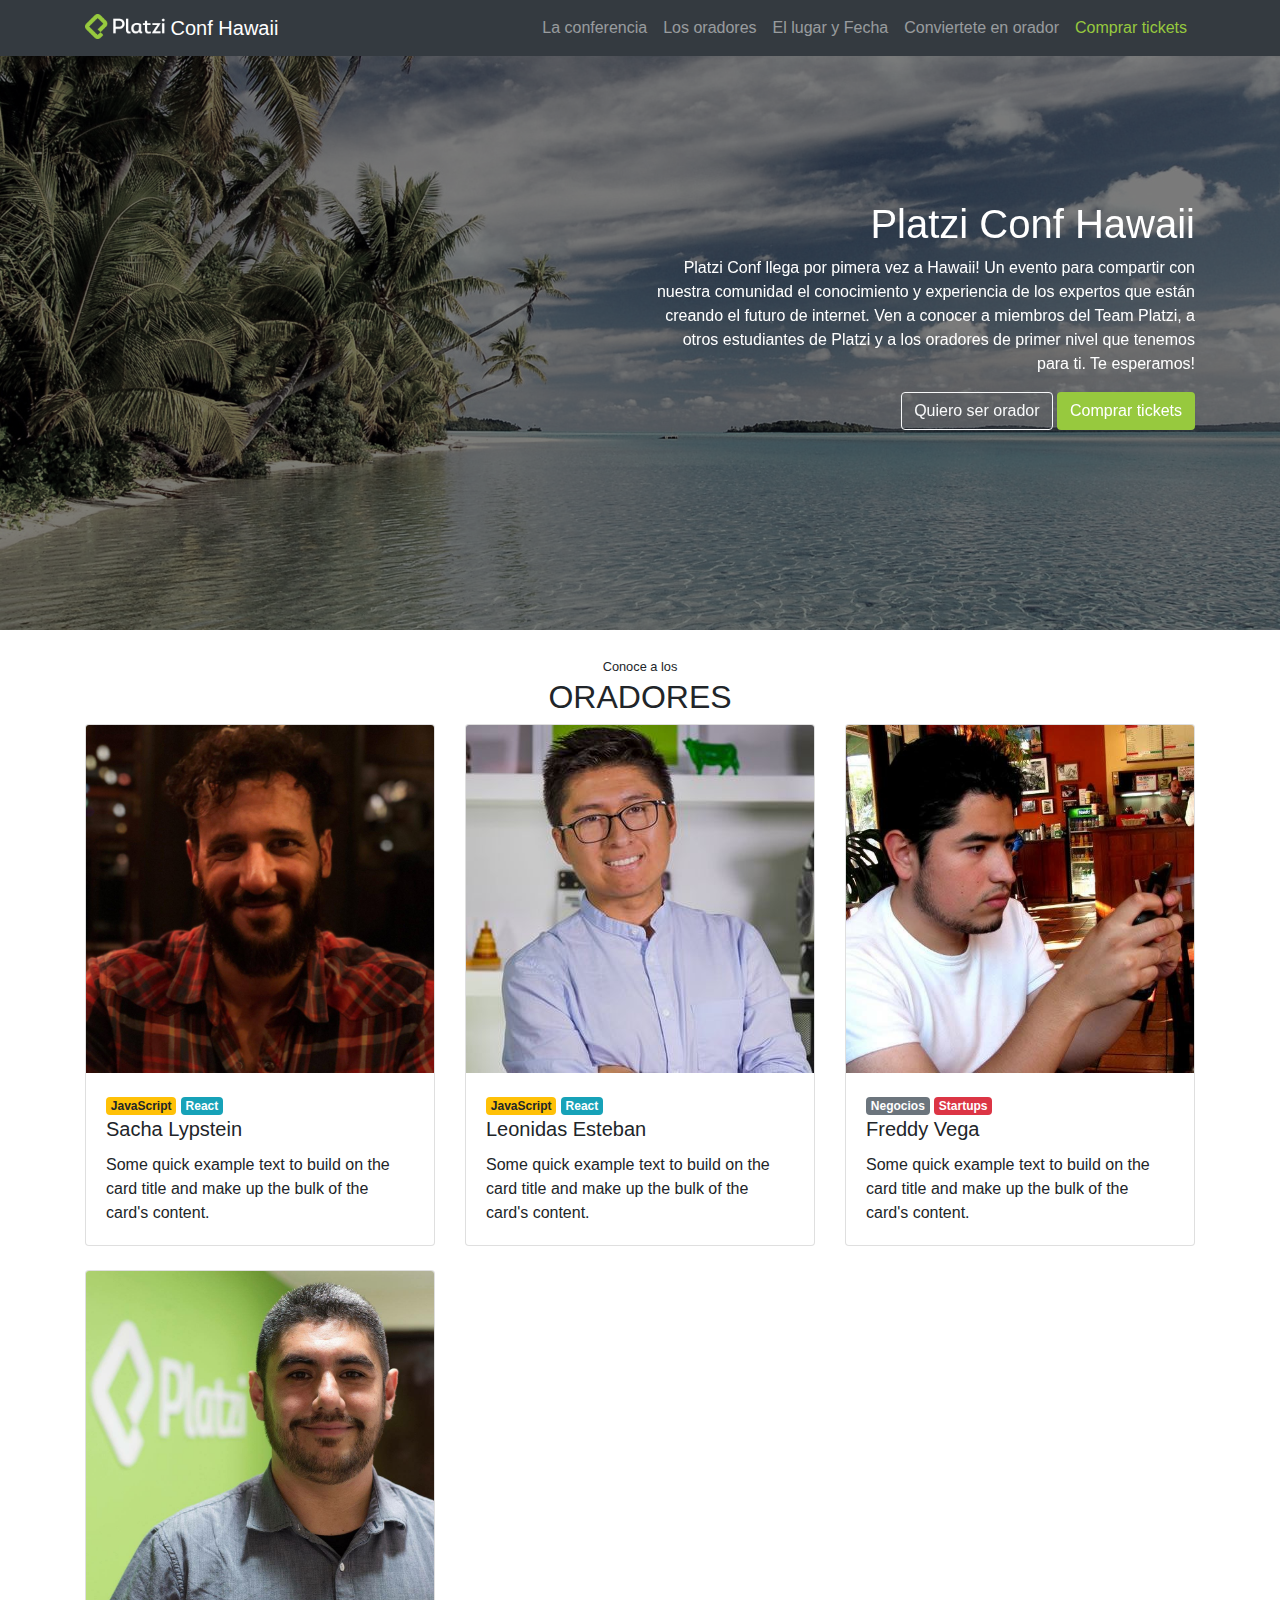
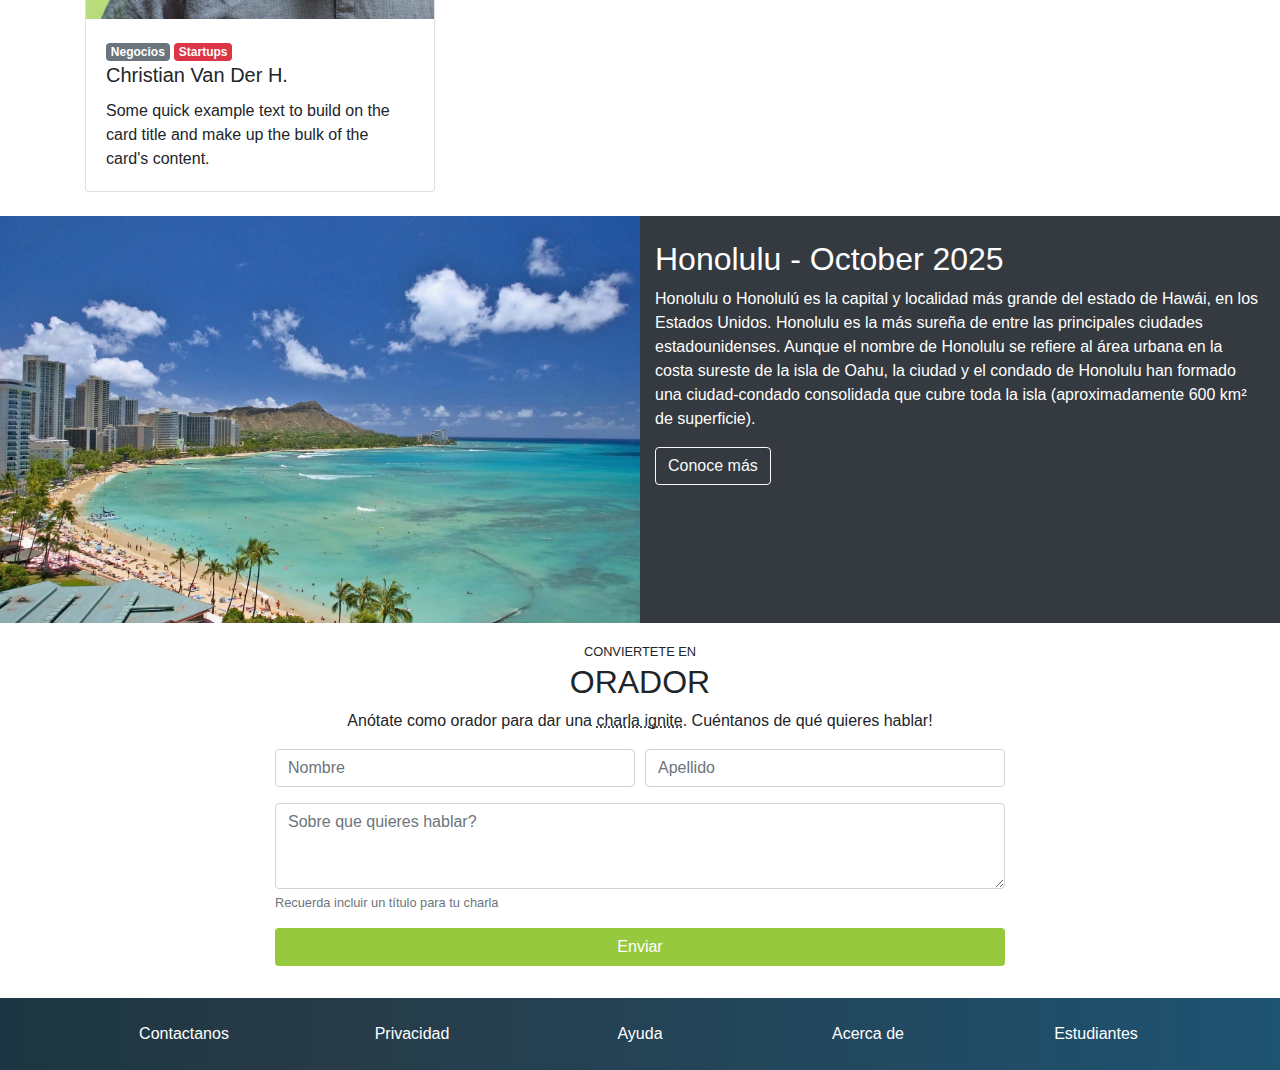
<file: index.html>
<!doctype html>
<html lang="en">
  <head>
    <!-- Required meta tags -->
    <meta charset="utf-8">
    <meta name="viewport" content="width=device-width, initial-scale=1, shrink-to-fit=no">

    <!-- Bootstrap CSS -->
    <link rel="stylesheet" href="https://stackpath.bootstrapcdn.com/bootstrap/4.5.2/css/bootstrap.min.css" integrity="sha384-JcKb8q3iqJ61gNV9KGb8thSsNjpSL0n8PARn9HuZOnIxN0hoP+VmmDGMN5t9UJ0Z" crossorigin="anonymous">
    <link rel="stylesheet" href="index.css">
    <title>Hello, world!</title>
  </head>
  <body data-spy="scroll" data-target="#navbarNav" data-offset="56">
    <header class="fixed-top">
      <nav class="navbar navbar-expand-lg navbar-dark bg-dark">
        <div class="container">
          <a class="navbar-brand" href="#">
            <img src="./assets/images/platzi-logo.png" width="80" class="d-inline-block align-text-bottom" alt="Platzi Logo" loading="lazy">
            Conf Hawaii
          </a>
          <button class="navbar-toggler" type="button" data-toggle="collapse" data-target="#navbarNav" aria-controls="navbarNav" aria-expanded="false" aria-label="Toggle navigation">
            <span class="navbar-toggler-icon"></span>
          </button>
          <div class="collapse navbar-collapse" id="navbarNav">
            <ul class="navbar-nav ml-auto">
              <li class="nav-item">
                <a class="nav-link" href="#main">La conferencia</a>
              </li>
              <li class="nav-item">
                <a class="nav-link" href="#speakers">Los oradores</a>
              </li>
              <li class="nav-item">
                <a class="nav-link" href="#time-date">El lugar y Fecha</a>
              </li>
              <li class="nav-item">
                <a class="nav-link" href="#orador">Conviertete en orador</a>
              </li>
              <li class="nav-item">
                <a class="nav-link text-platzi" href="#" data-toggle="modal" data-target="#modalCompra">Comprar tickets</a>
              </li>
            </ul>
          </div>
        </div>
      </nav>
    </header>
    <main id="main">
      <div id="carousel" class="carousel slide carousel-fade" data-ride="carousel" data-pause=false>
        <div class="carousel-inner">
          <div class="carousel-item active">
            <img src="./assets/images/hawaii.jpg" class="d-block w-100" alt="Hawaii 1">
          </div>
          <div class="carousel-item">
            <img src="./assets/images/hawaii2.jpg" class="d-block w-100" alt="Hawaii 2">
          </div>
          <div class="carousel-item">
            <img src="./assets/images/hawaii3.jpeg" class="d-block w-100" alt="Hawaii 3">
          </div>
          <div class="overlay">
            <div class="container">
              <div class="row align-items-center text-center text-md-right">
                <div class="col col-md-6 offset-md-6 ">
                  <h1> Platzi Conf Hawaii</h1>
                  <p class="d-none d-md-block">Platzi Conf llega por pimera vez a Hawaii! Un evento para compartir con nuestra comunidad el conocimiento y experiencia de los expertos que están creando el futuro de internet. Ven a conocer a miembros del Team Platzi, a otros estudiantes de Platzi y a los oradores de primer nivel que tenemos para ti. Te esperamos!</p>
                  <a href="http://#" class="btn btn-outline-light">Quiero ser orador</a>
                  <button type="button" class="btn btn-platzi" data-toggle="modal" data-target="#modalCompra">Comprar tickets</button>
                </div>
              </div>
            </div>
          </div>
        </div>
      </div>
    </main>
    <section id="speakers">
      <div class="container">
        <div class="row text-center mt-4">
          <div class="col">
            <small>Conoce a los</small>
            <h2 class="text-uppercase">Oradores</h2>
          </div>
        </div>
        <div class="row">
          <div class="col-12 col-sm-6 col-lg-4 mb-4">
            <div class="card">
              <img src="./speakers/sacha.jpg" class="card-img-top" alt="Foto Sacha">
              <div class="card-body">
                <div class="badges">
                  <span class="badge badge-warning">JavaScript</span>
                  <span class="badge badge-info">React</span>
                </div>
                <h5 class="card-title">Sacha Lypstein</h5>
                <p class="card-text">Some quick example text to build on the card title and make up the bulk of the card's content.</p>
              </div>
            </div>
          </div>
          <div class="col-12 col-sm-6 col-lg-4 mb-4">
            <div class="card">
              <img src="./speakers/leonidas2.jpeg" class="card-img-top" alt="Foto Lonidas">
              <div class="card-body">
                <div class="badges">
                  <span class="badge badge-warning">JavaScript</span>
                  <span class="badge badge-info">React</span>
                </div>
                <h5 class="card-title">Leonidas Esteban</h5>
                <p class="card-text">Some quick example text to build on the card title and make up the bulk of the card's content.</p>
              </div>
            </div>
          </div>
          <div class="col-12 col-sm-6 col-lg-4 mb-4">
            <div class="card">
              <img src="./speakers/freddy.jpeg" class="card-img-top" alt="Foto freddy">
              <div class="card-body">
                <div class="badges">
                  <span class="badge badge-secondary">Negocios</span>
                  <span class="badge badge-danger">Startups</span>
                </div>
                <h5 class="card-title">Freddy Vega</h5>
                <p class="card-text">Some quick example text to build on the card title and make up the bulk of the card's content.</p>
              </div>
            </div>
          </div>
          <div class="col-12 col-sm-6 col-lg-4 mb-4">
            <div class="card">
              <img src="./speakers/cvander.jpeg" class="card-img-top" alt="Foto Christian">
              <div class="card-body">
                <div class="badges">
                  <span class="badge badge-secondary">Negocios</span>
                  <span class="badge badge-danger">Startups</span>
                </div>
                <h5 class="card-title">Christian Van Der H.</h5>
                <p class="card-text">Some quick example text to build on the card title and make up the bulk of the card's content.</p>
              </div>
            </div>
          </div>
        </div>
      </div>
    </section>
    <section id="time-date">
      <div class="container-fluid">
        <div class="row">
          <div class="col-12 col-md-6 order-md-2 pt-4">
            <h2>Honolulu - October 2025</h2>
            <p>Honolulu o Honolulú​ es la capital y localidad más grande del estado de Hawái, en los Estados Unidos. Honolulu es la más sureña de entre las principales ciudades estadounidenses. Aunque el nombre de Honolulu se refiere al área urbana en la costa sureste de la isla de Oahu, la ciudad y el condado de Honolulu han formado una ciudad-condado consolidada que cubre toda la isla (aproximadamente 600 km² de superficie).</p>
            <a href="http://" class="btn btn-outline-light mb-4">Conoce más</a>
          </div>
          <div class="col-12 col-md-6 order-md-1 pl-0 pr-0">
            <img src="./assets/images/honolulu.jpg" alt="Honolulu">
          </div>
        </div>
      </div>
    </section>
    <section id="orador">
      <div class="container py-3">
        <div class="row">
          <div class="col text-uppercase text-center">
            <small>Conviertete en</small>
            <h2>orador</h2>
          </div>
        </div>
        <div class="row">
          <div class="col">
              <p class="text-center">Anótate como orador para dar una <abbr title="Charla de 5 minutos" data-toggle="tooltip">charla ignite</abbr>. Cuéntanos de qué quieres hablar!</p>
          </div>
        </div>
        <div class="row">
          <div class="col-lg-8 offset-lg-2">
            <form>
              <div class="form-row">
                <div class="form-group col-12 col-md-6">
                  <input type="text" class="form-control" placeholder="Nombre" name="name">
                </div>
                <div class="form-group col-12 col-md-6">
                  <input type="text" class="form-control" placeholder="Apellido" name="lastname">
                </div>
              </div>
              <div class="form-group">
                <textarea class="form-control" id="Orador-text" rows="3" name="tema" placeholder="Sobre que quieres hablar?"></textarea>
                <small class="form-text text-muted">Recuerda incluir un título para tu charla</small>
              </div>
              <div class="form-row">
                <div class="form-group col">
                  <button type="submit" class="btn btn-platzi btn-block">Enviar</button>
                </div>
              </div>
            </form>
          </div>
        </div>
      </div>
    </section>
    <footer id="footer">
      <div class="container">
        <div class="row text-center pb-4 pt-4">
          <div class="col-12 col-lg">
            <a href="http://#">Contactanos</a>
          </div>
          <div class="col-12 col-lg">
            <a href="http://#">Privacidad</a>
          </div>
          <div class="col-12 col-lg">
            <a href="http://#">Ayuda</a>
          </div>
          <div class="col-12 col-lg">
            <a href="http://#">Acerca de</a>
          </div>
          <div class="col-12 col-lg">
            <a href="http://#">Estudiantes</a>
          </div>
        </div>
      </div>
    </footer>
    <!-- Modal -->
    <div class="modal fade" id="modalCompra" data-backdrop="static" data-keyboard="false" tabindex="-1" aria-labelledby="staticBackdropLabel" aria-hidden="true">
      <div class="modal-dialog">
        <div class="modal-content">
          <div class="modal-header">
            <h5 class="modal-title" id="staticBackdropLabel">Comprar tickets</h5>
            <button type="button" class="close" data-dismiss="modal" aria-label="Close">
              <span aria-hidden="true">&times;</span>
            </button>
          </div>
          <div class="modal-body">
            <form action="">
              <div class="form-row">
                <div class="col form-group">
                  <div class="input-group mb-3">
                    <div class="input-group-prepend">
                      <span class="input-group-text" id="basic-addon1">@</span>
                    </div>
                    <input type="text" class="form-control" placeholder="Username" aria-label="Username" aria-describedby="basic-addon1">
                  </div>
                </div>
              </div>
              <div class="alert alert-warning form-group" role="alert">
                Recibiras un correo de confirmacion si sales sorteado
              </div>
            </form>
            <div class="modal-footer">
              <button type="button" class="btn btn-secondary" data-dismiss="modal">Cancelar</button>
              <button type="button" class="btn btn-platzi">Comprar tickets</button>
            </div>
          </div>
        </div>
      </div>
    </div>

    <!-- Optional JavaScript -->
    <!-- jQuery first, then Popper.js, then Bootstrap JS -->
    <script src="https://code.jquery.com/jquery-3.5.1.slim.min.js" integrity="sha384-DfXdz2htPH0lsSSs5nCTpuj/zy4C+OGpamoFVy38MVBnE+IbbVYUew+OrCXaRkfj" crossorigin="anonymous"></script>
    <script src="https://cdn.jsdelivr.net/npm/popper.js@1.16.1/dist/umd/popper.min.js" integrity="sha384-9/reFTGAW83EW2RDu2S0VKaIzap3H66lZH81PoYlFhbGU+6BZp6G7niu735Sk7lN" crossorigin="anonymous"></script>
    <script src="https://stackpath.bootstrapcdn.com/bootstrap/4.5.2/js/bootstrap.min.js" integrity="sha384-B4gt1jrGC7Jh4AgTPSdUtOBvfO8shuf57BaghqFfPlYxofvL8/KUEfYiJOMMV+rV" crossorigin="anonymous"></script>
    <script src="index.js"></script>
  </body>
</html>
</file>
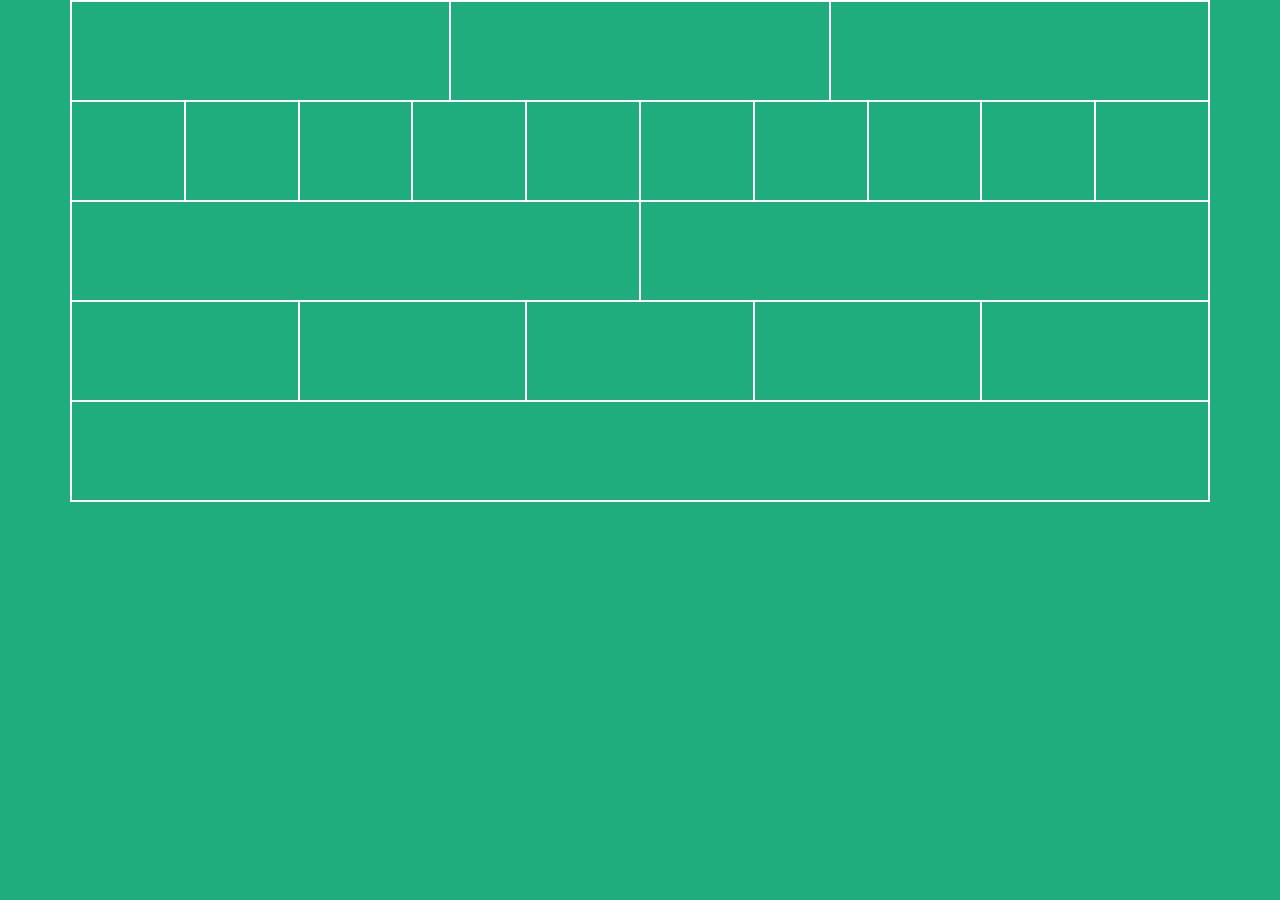
<file: grillacomun.html>
<!doctype html>
<html lang="en">
  <head>
    <!-- Required meta tags -->
    <meta charset="utf-8">
    <meta name="viewport" content="width=device-width, initial-scale=1, shrink-to-fit=no">

    <!-- Bootstrap CSS -->
    <link rel="stylesheet" href="https://stackpath.bootstrapcdn.com/bootstrap/4.5.2/css/bootstrap.min.css" integrity="sha384-JcKb8q3iqJ61gNV9KGb8thSsNjpSL0n8PARn9HuZOnIxN0hoP+VmmDGMN5t9UJ0Z" crossorigin="anonymous">

    <title>Hello, world!</title>
  </head>
  <body class="container" style="background-color: rgb(31, 173, 126); border: solid 1px white">
    <div class="row" style="height: 100px;">
      <div class="col" style="border: 1px solid white;"></div>
      <div class="col" style="border: 1px solid white;"></div>
      <div class="col" style="border: 1px solid white;"></div>
    </div>
    <div class="row" style="height: 100px;">
      <div class="col" style="border: 1px solid white;"></div>
      <div class="col" style="border: 1px solid white;"></div>
      <div class="col" style="border: 1px solid white;"></div>
      <div class="col" style="border: 1px solid white;"></div>
      <div class="col" style="border: 1px solid white;"></div>
      <div class="col" style="border: 1px solid white;"></div>
      <div class="col" style="border: 1px solid white;"></div>
      <div class="col" style="border: 1px solid white;"></div>
      <div class="col" style="border: 1px solid white;"></div>
      <div class="col" style="border: 1px solid white;"></div>
    </div>
    <div class="row" style="height: 100px;">
      <div class="col" style="border: 1px solid white;"></div>
      <div class="col" style="border: 1px solid white;"></div>
    </div>
    <div class="row" style="height: 100px;">
      <div class="col" style="border: 1px solid white;"></div>
      <div class="col" style="border: 1px solid white;"></div>
      <div class="col" style="border: 1px solid white;"></div>
      <div class="col" style="border: 1px solid white;"></div>
      <div class="col" style="border: 1px solid white;"></div>
    </div>
    <div class="row" style="height: 100px;">
      <div class="col" style="border: 1px solid white;"></div>
    </div>

    <!-- Optional JavaScript -->
    <!-- jQuery first, then Popper.js, then Bootstrap JS -->
    <script src="https://code.jquery.com/jquery-3.5.1.slim.min.js" integrity="sha384-DfXdz2htPH0lsSSs5nCTpuj/zy4C+OGpamoFVy38MVBnE+IbbVYUew+OrCXaRkfj" crossorigin="anonymous"></script>
    <script src="https://cdn.jsdelivr.net/npm/popper.js@1.16.1/dist/umd/popper.min.js" integrity="sha384-9/reFTGAW83EW2RDu2S0VKaIzap3H66lZH81PoYlFhbGU+6BZp6G7niu735Sk7lN" crossorigin="anonymous"></script>
    <script src="https://stackpath.bootstrapcdn.com/bootstrap/4.5.2/js/bootstrap.min.js" integrity="sha384-B4gt1jrGC7Jh4AgTPSdUtOBvfO8shuf57BaghqFfPlYxofvL8/KUEfYiJOMMV+rV" crossorigin="anonymous"></script>
  </body>
</html>
</file>
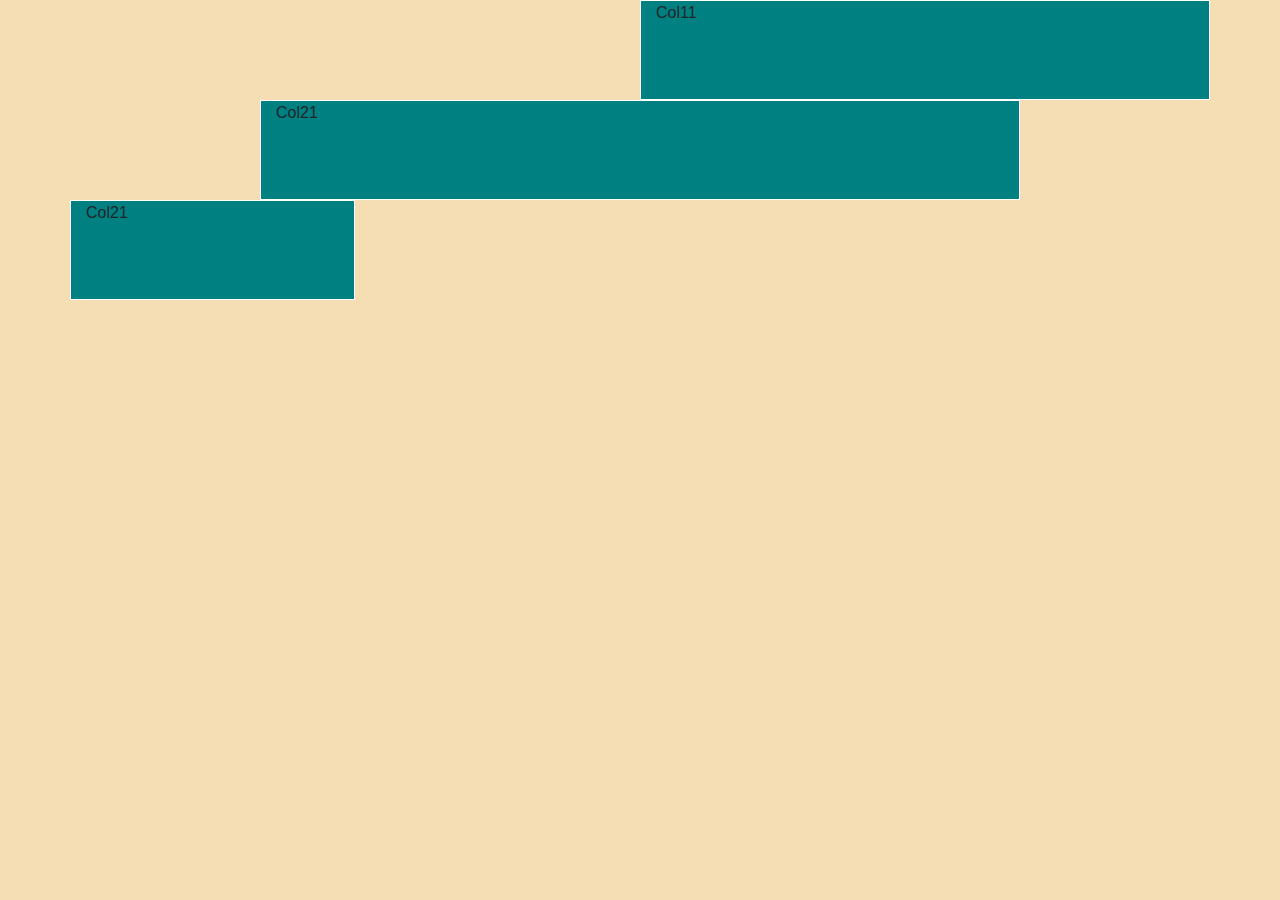
<file: grillaoffset.html>
<!doctype html>
<html lang="en">
  <head>
    <!-- Required meta tags -->
    <meta charset="utf-8">
    <meta name="viewport" content="width=device-width, initial-scale=1, shrink-to-fit=no">

    <!-- Bootstrap CSS -->
    <link rel="stylesheet" href="https://stackpath.bootstrapcdn.com/bootstrap/4.5.2/css/bootstrap.min.css" integrity="sha384-JcKb8q3iqJ61gNV9KGb8thSsNjpSL0n8PARn9HuZOnIxN0hoP+VmmDGMN5t9UJ0Z" crossorigin="anonymous">

    <title>Grilla Responsive</title>
  </head>
  <body style="background-color: wheat;">
    <div class="container" >
      <div class="row">
        <div class="col-12 col-md-6 offset-md-6" style="height: 100px; border: 1px solid white; background-color: teal;">Col11</div>
      </div>
      <div class="row">
        <div class="col-8 offset-md-2" style="height: 100px; border: 1px solid white; background-color: teal;">Col21</div>
      </div>
      <div class="row">
        <div class="col-3 offset-9 offset-md-0" style="height: 100px; border: 1px solid white; background-color: teal;">Col21</div>
      </div>
    </div>

    <!-- Optional JavaScript -->
    <!-- jQuery first, then Popper.js, then Bootstrap JS -->
    <script src="https://code.jquery.com/jquery-3.5.1.slim.min.js" integrity="sha384-DfXdz2htPH0lsSSs5nCTpuj/zy4C+OGpamoFVy38MVBnE+IbbVYUew+OrCXaRkfj" crossorigin="anonymous"></script>
    <script src="https://cdn.jsdelivr.net/npm/popper.js@1.16.1/dist/umd/popper.min.js" integrity="sha384-9/reFTGAW83EW2RDu2S0VKaIzap3H66lZH81PoYlFhbGU+6BZp6G7niu735Sk7lN" crossorigin="anonymous"></script>
    <script src="https://stackpath.bootstrapcdn.com/bootstrap/4.5.2/js/bootstrap.min.js" integrity="sha384-B4gt1jrGC7Jh4AgTPSdUtOBvfO8shuf57BaghqFfPlYxofvL8/KUEfYiJOMMV+rV" crossorigin="anonymous"></script>
  </body>
</html>
</file>
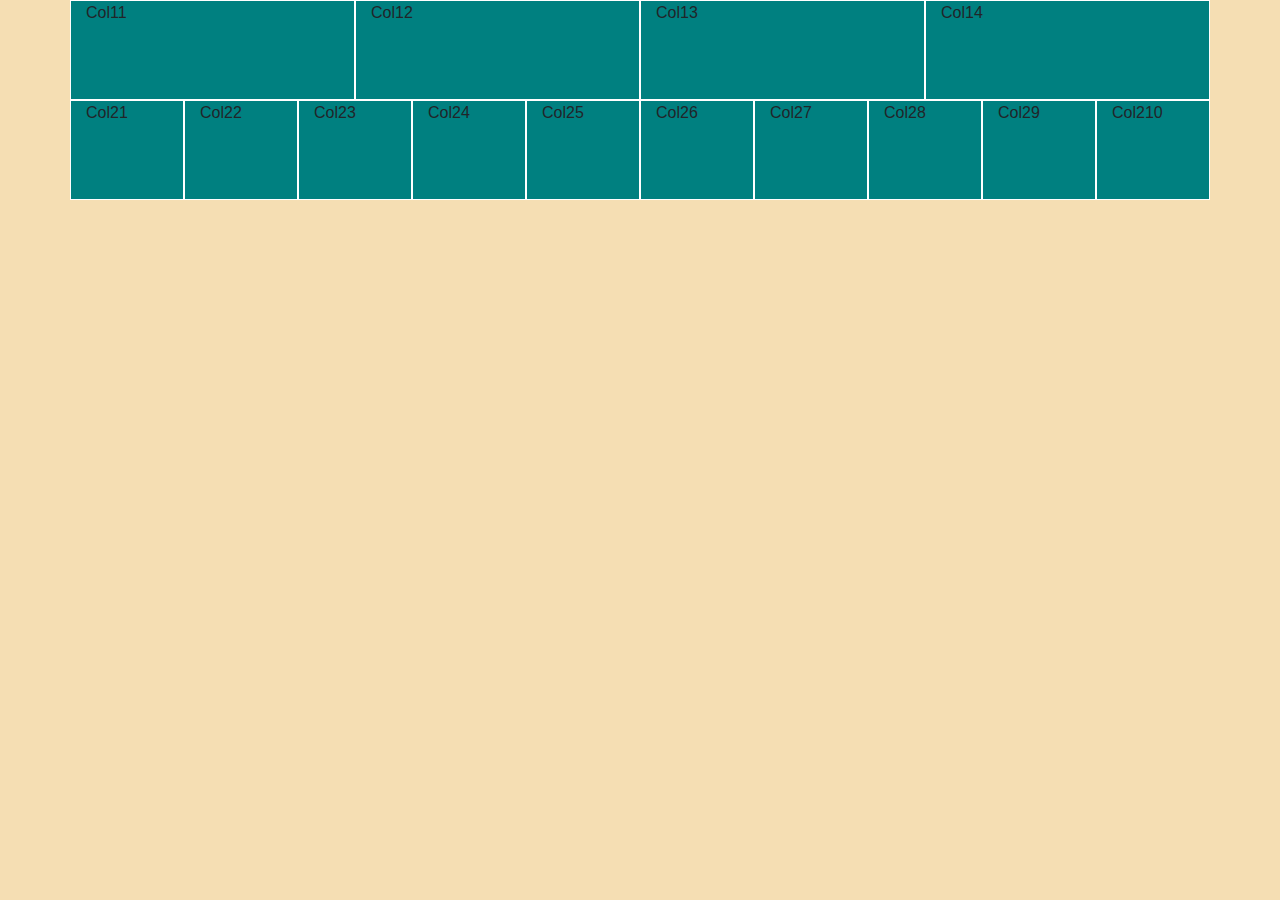
<file: grillaresponsive.html>
<!doctype html>
<html lang="en">
  <head>
    <!-- Required meta tags -->
    <meta charset="utf-8">
    <meta name="viewport" content="width=device-width, initial-scale=1, shrink-to-fit=no">

    <!-- Bootstrap CSS -->
    <link rel="stylesheet" href="https://stackpath.bootstrapcdn.com/bootstrap/4.5.2/css/bootstrap.min.css" integrity="sha384-JcKb8q3iqJ61gNV9KGb8thSsNjpSL0n8PARn9HuZOnIxN0hoP+VmmDGMN5t9UJ0Z" crossorigin="anonymous">

    <title>Grilla Responsive</title>
  </head>
  <body style="background-color: wheat;">
    <div class="container" style="background-color: teal;">
      <div class="row">
        <div class="col-6 col-sm-3" style="height: 100px; border: 1px solid white;">Col11</div>
        <div class="col-6 col-sm-3" style="height: 100px; border: 1px solid white;">Col12</div>
        <div class="col-6 col-sm-3" style="height: 100px; border: 1px solid white;">Col13</div>
        <div class="col-6 col-sm-3" style="height: 100px; border: 1px solid white;">Col14</div>
      </div>
      <div class="row">
        <div class="col-12 col-sm-6 col-lg" style="height: 100px; border: 1px solid white;">Col21</div>
        <div class="col-12 col-sm-6 col-lg" style="height: 100px; border: 1px solid white;">Col22</div>
        <div class="col-12 col-sm-6 col-lg" style="height: 100px; border: 1px solid white;">Col23</div>
        <div class="col-12 col-sm-6 col-lg" style="height: 100px; border: 1px solid white;">Col24</div>
        <div class="col-12 col-sm-6 col-lg" style="height: 100px; border: 1px solid white;">Col25</div>
        <div class="col-12 col-sm-6 col-lg" style="height: 100px; border: 1px solid white;">Col26</div>
        <div class="col-12 col-sm-6 col-lg" style="height: 100px; border: 1px solid white;">Col27</div>
        <div class="col-12 col-sm-6 col-lg" style="height: 100px; border: 1px solid white;">Col28</div>
        <div class="col-12 col-sm-6 col-lg" style="height: 100px; border: 1px solid white;">Col29</div>
        <div class="col-12 col-sm-6 col-lg" style="height: 100px; border: 1px solid white;">Col210</div>
      </div>
    </div>

    <!-- Optional JavaScript -->
    <!-- jQuery first, then Popper.js, then Bootstrap JS -->
    <script src="https://code.jquery.com/jquery-3.5.1.slim.min.js" integrity="sha384-DfXdz2htPH0lsSSs5nCTpuj/zy4C+OGpamoFVy38MVBnE+IbbVYUew+OrCXaRkfj" crossorigin="anonymous"></script>
    <script src="https://cdn.jsdelivr.net/npm/popper.js@1.16.1/dist/umd/popper.min.js" integrity="sha384-9/reFTGAW83EW2RDu2S0VKaIzap3H66lZH81PoYlFhbGU+6BZp6G7niu735Sk7lN" crossorigin="anonymous"></script>
    <script src="https://stackpath.bootstrapcdn.com/bootstrap/4.5.2/js/bootstrap.min.js" integrity="sha384-B4gt1jrGC7Jh4AgTPSdUtOBvfO8shuf57BaghqFfPlYxofvL8/KUEfYiJOMMV+rV" crossorigin="anonymous"></script>
  </body>
</html>
</file>
<file: index.css>
.text-platzi {
  color: #97c93e !important
}
.btn-platzi {
  color: white;
  background-color: #97c93e;
}
.btn-platzi:hover {
  color: white;
  background-color: #6e942d;
}
main .carousel-item img {
  height: 70vh;
  filter: grayscale(70%);
  object-fit: cover;
}

#carousel {
  position: relative;
}

#carousel .overlay {
  position: absolute;
  z-index: 1;
  top: 0;
  bottom: 0;
  left: 0;
  right: 0;
  background-color: rgba(0,0,0,0.5);
  color: white;
}
#carousel .overlay .container .row,
#carousel .overlay .container {
  height: 100%;
}

#time-date img {
  max-width: 100%;
}

#time-date .container-fluid {
  background-color: #343a40;
  color: white;
}



#footer {
  background: linear-gradient(90deg,#1c3643,#273b47 25%,#1e5372);
}

#footer a {
  color: white;
}
</file>
